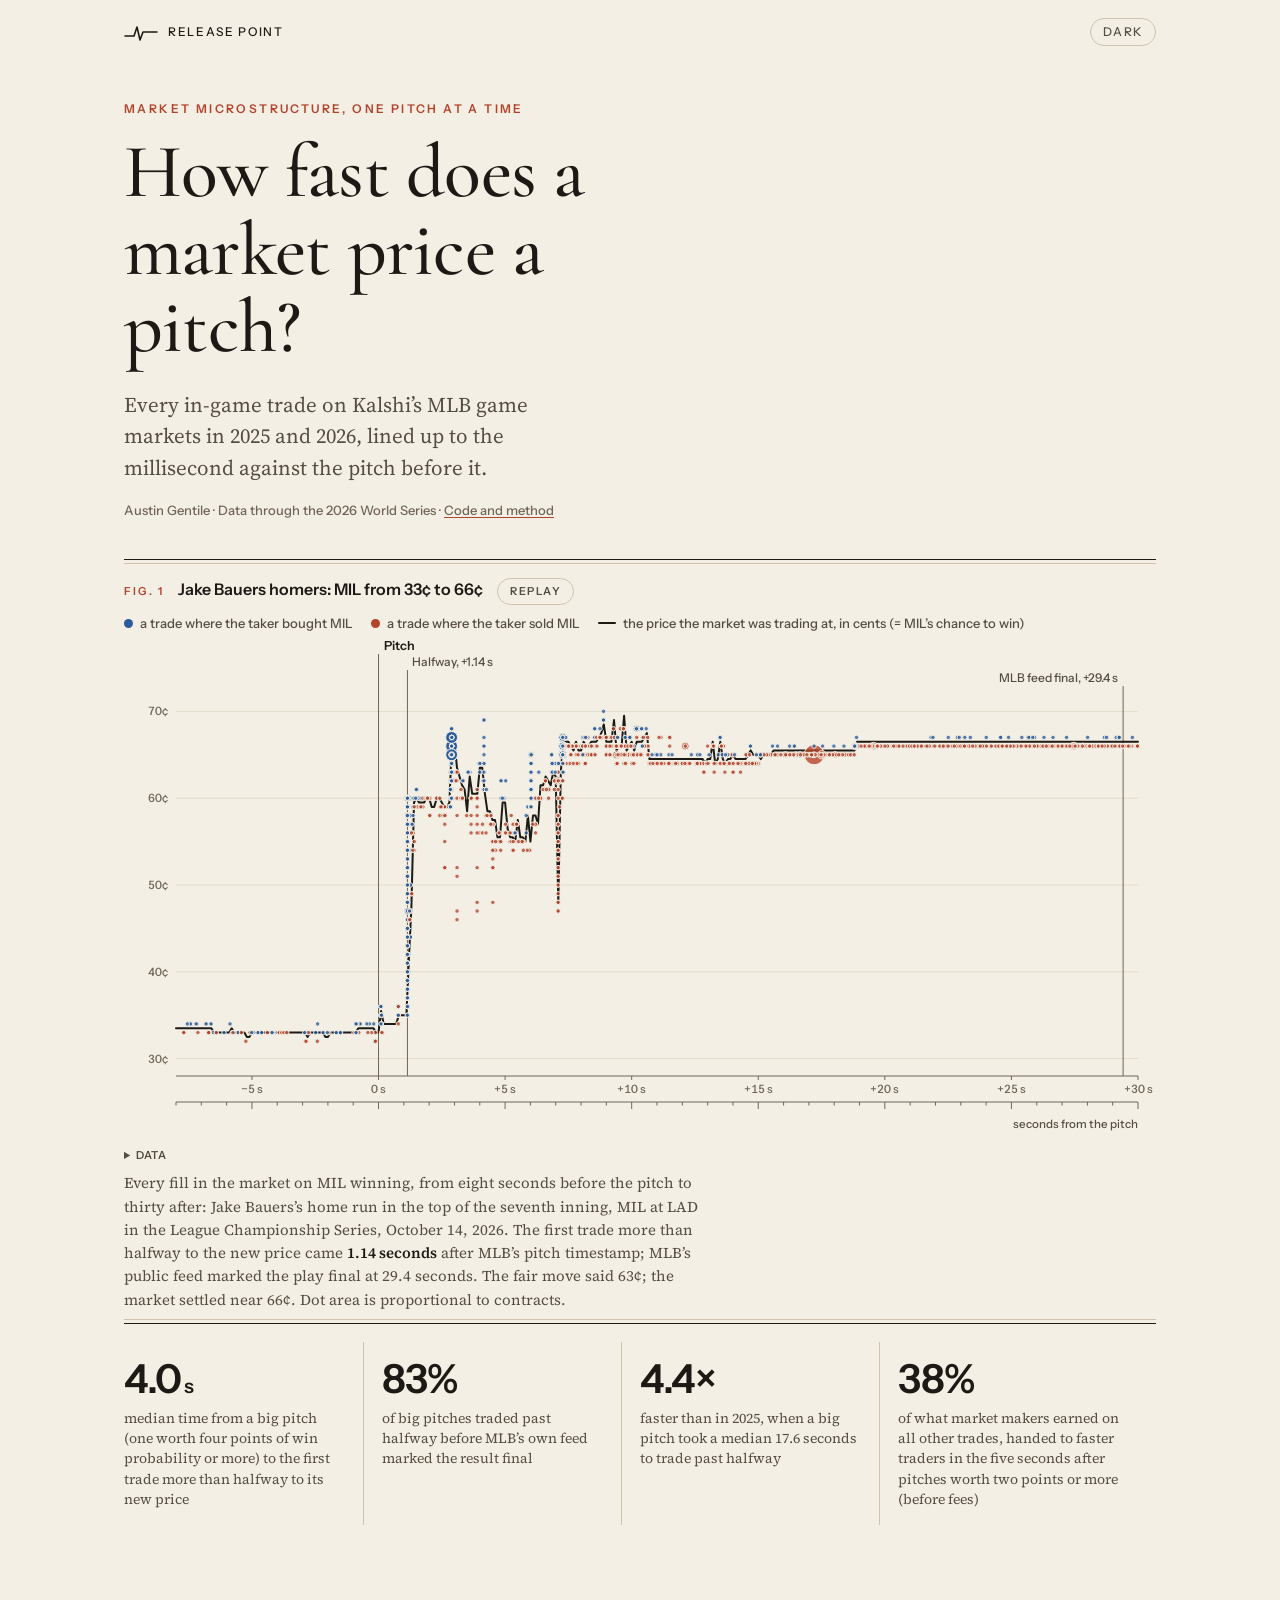
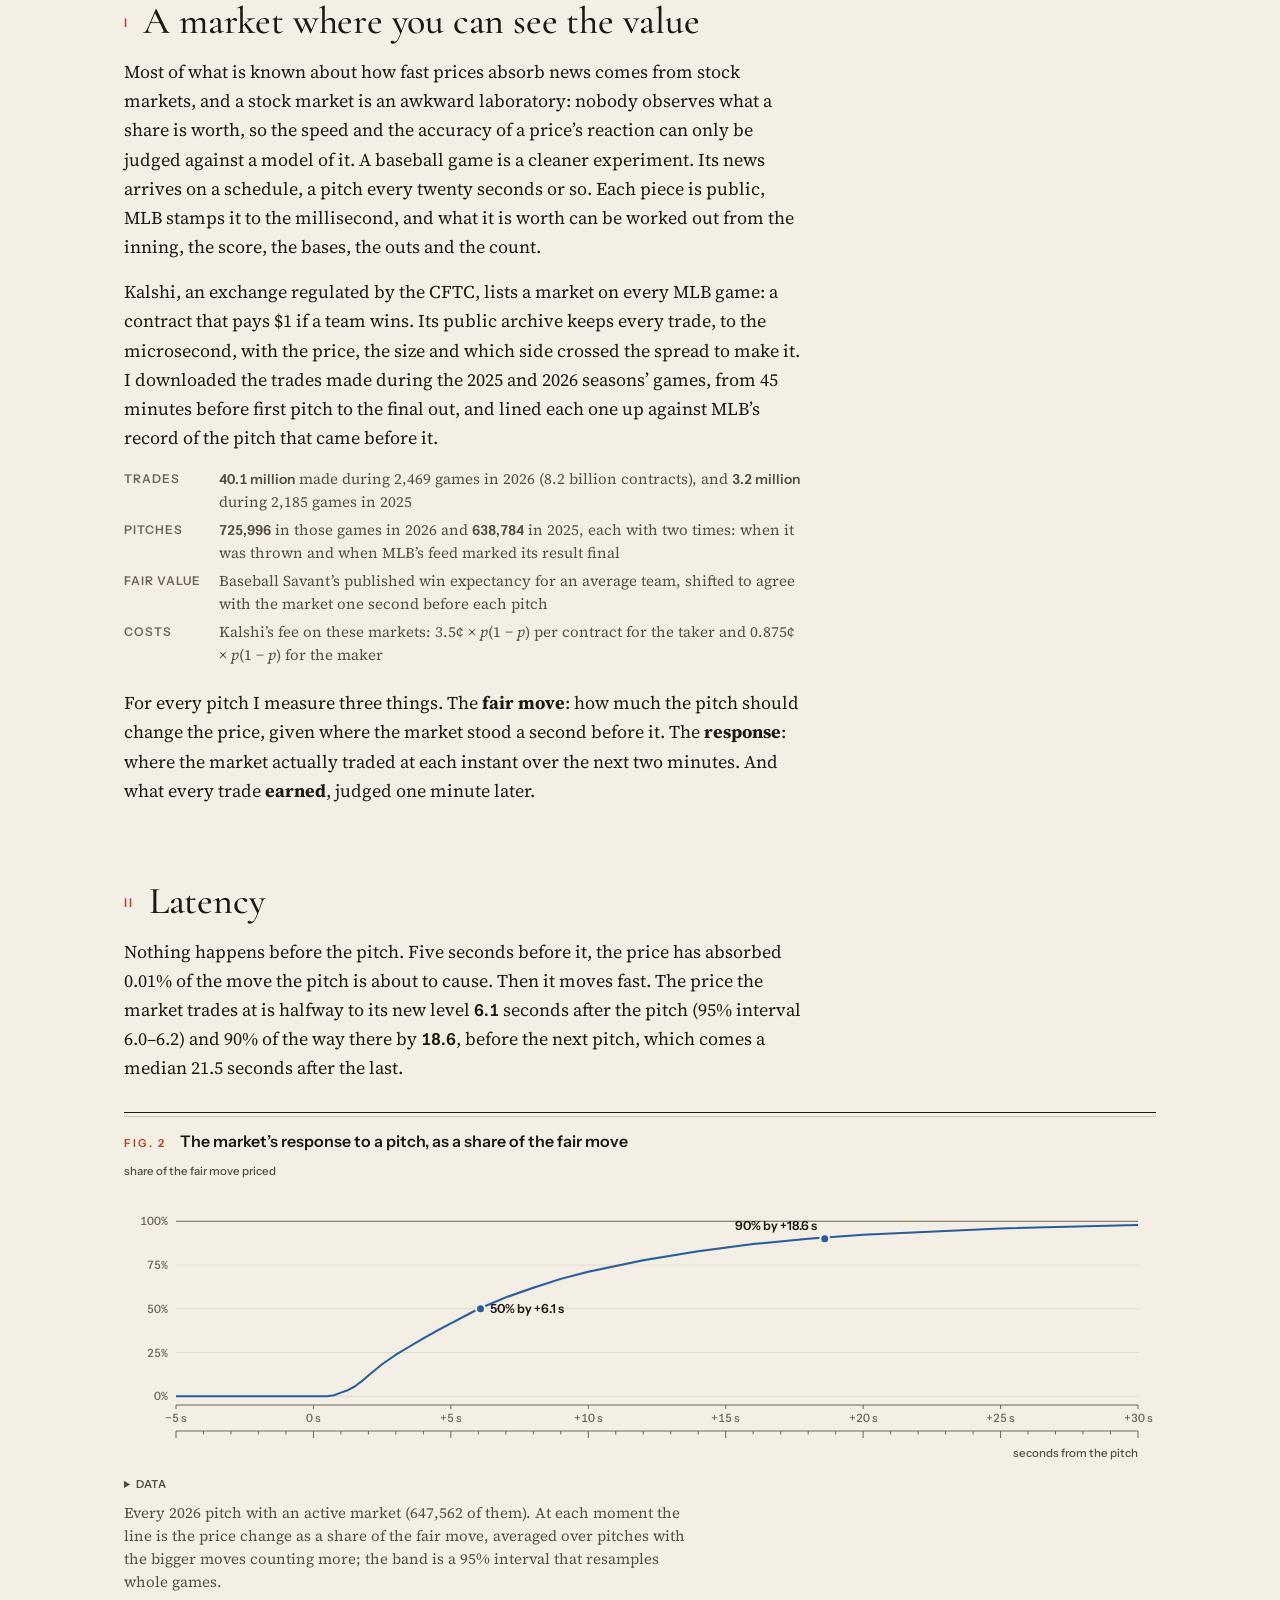
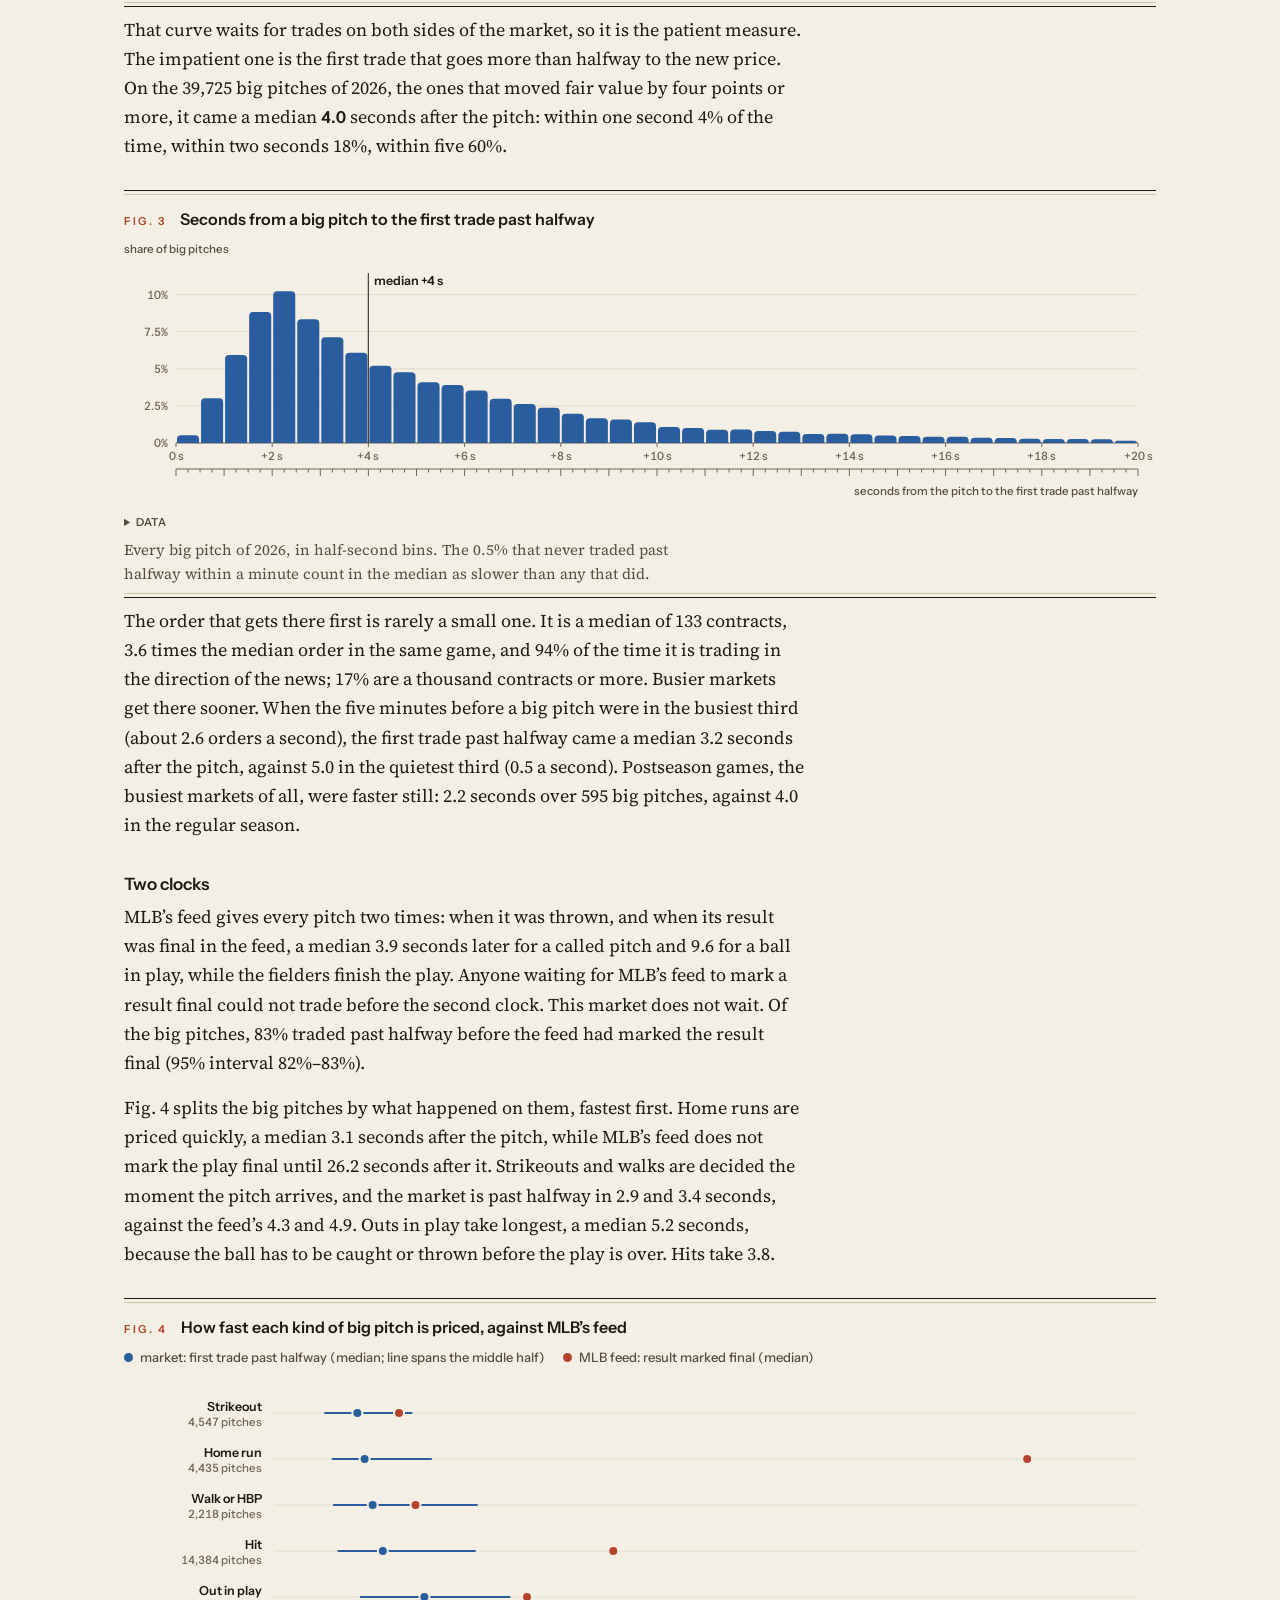
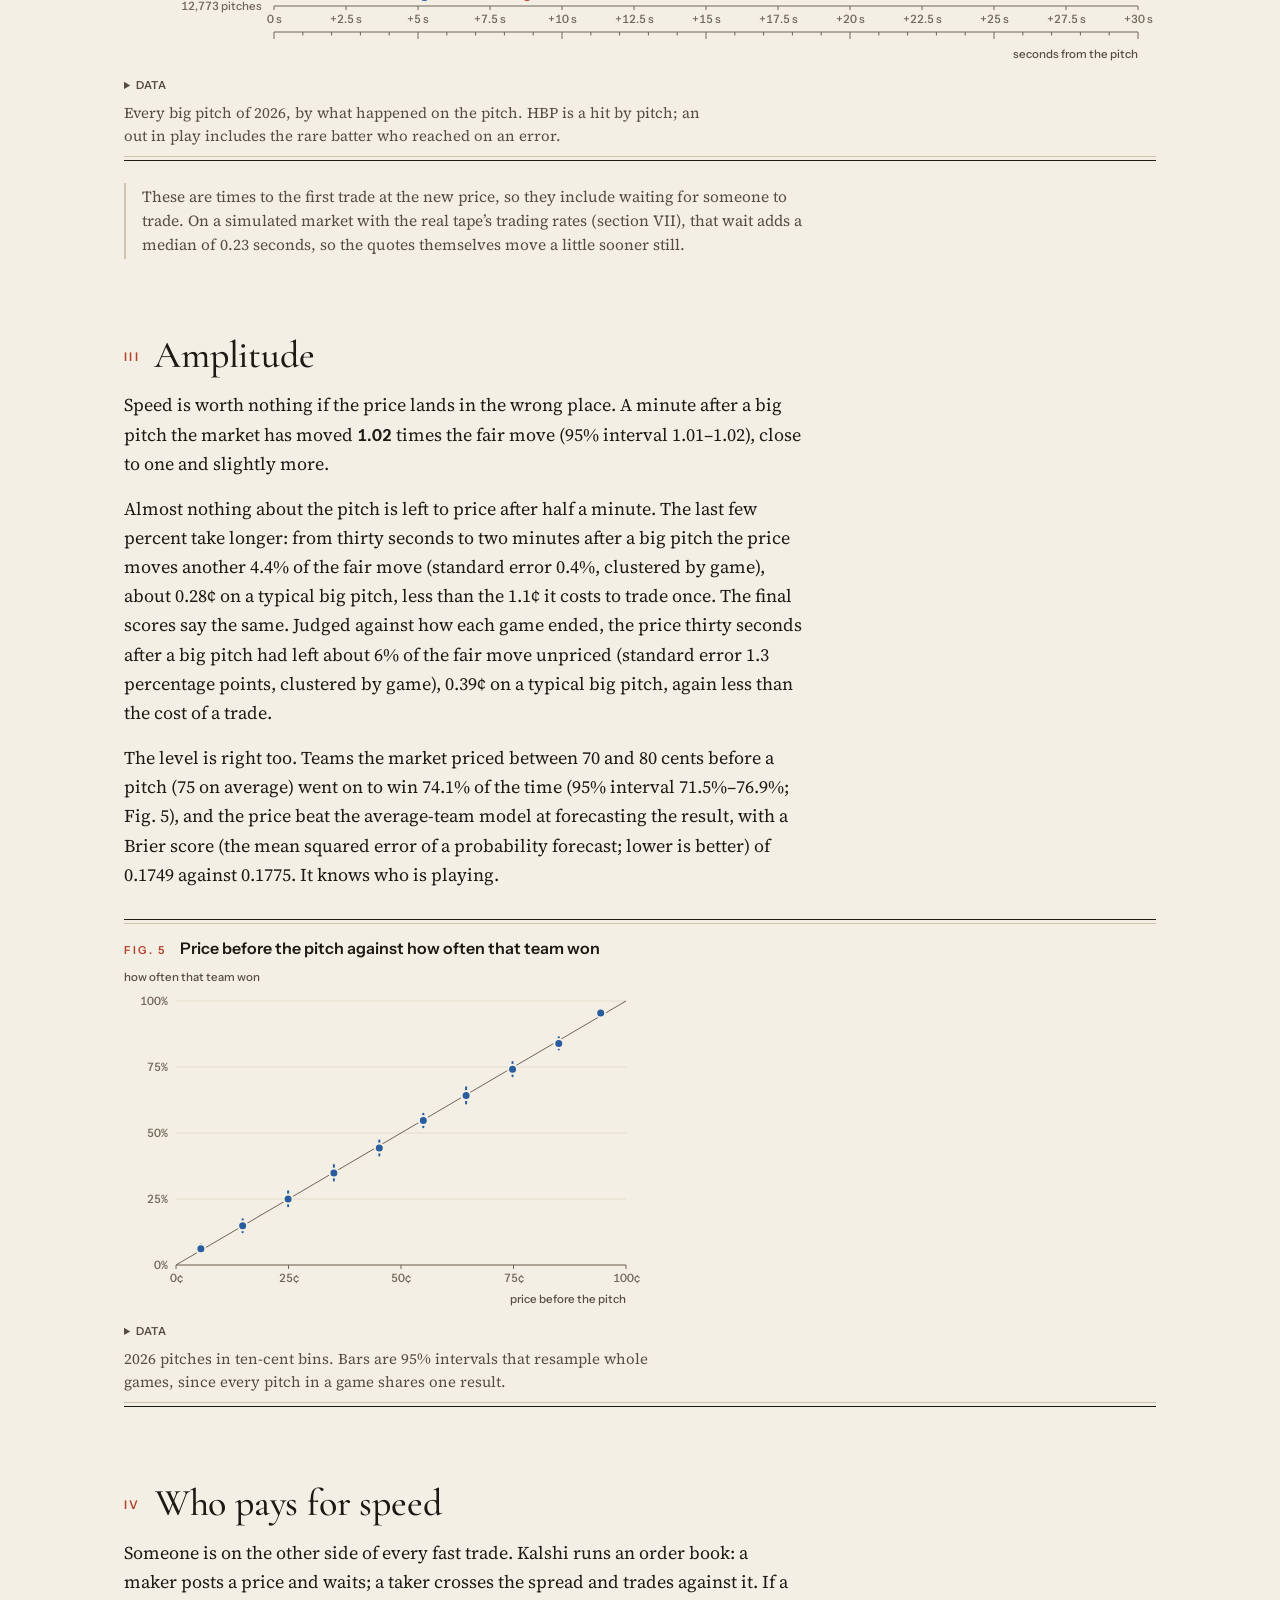
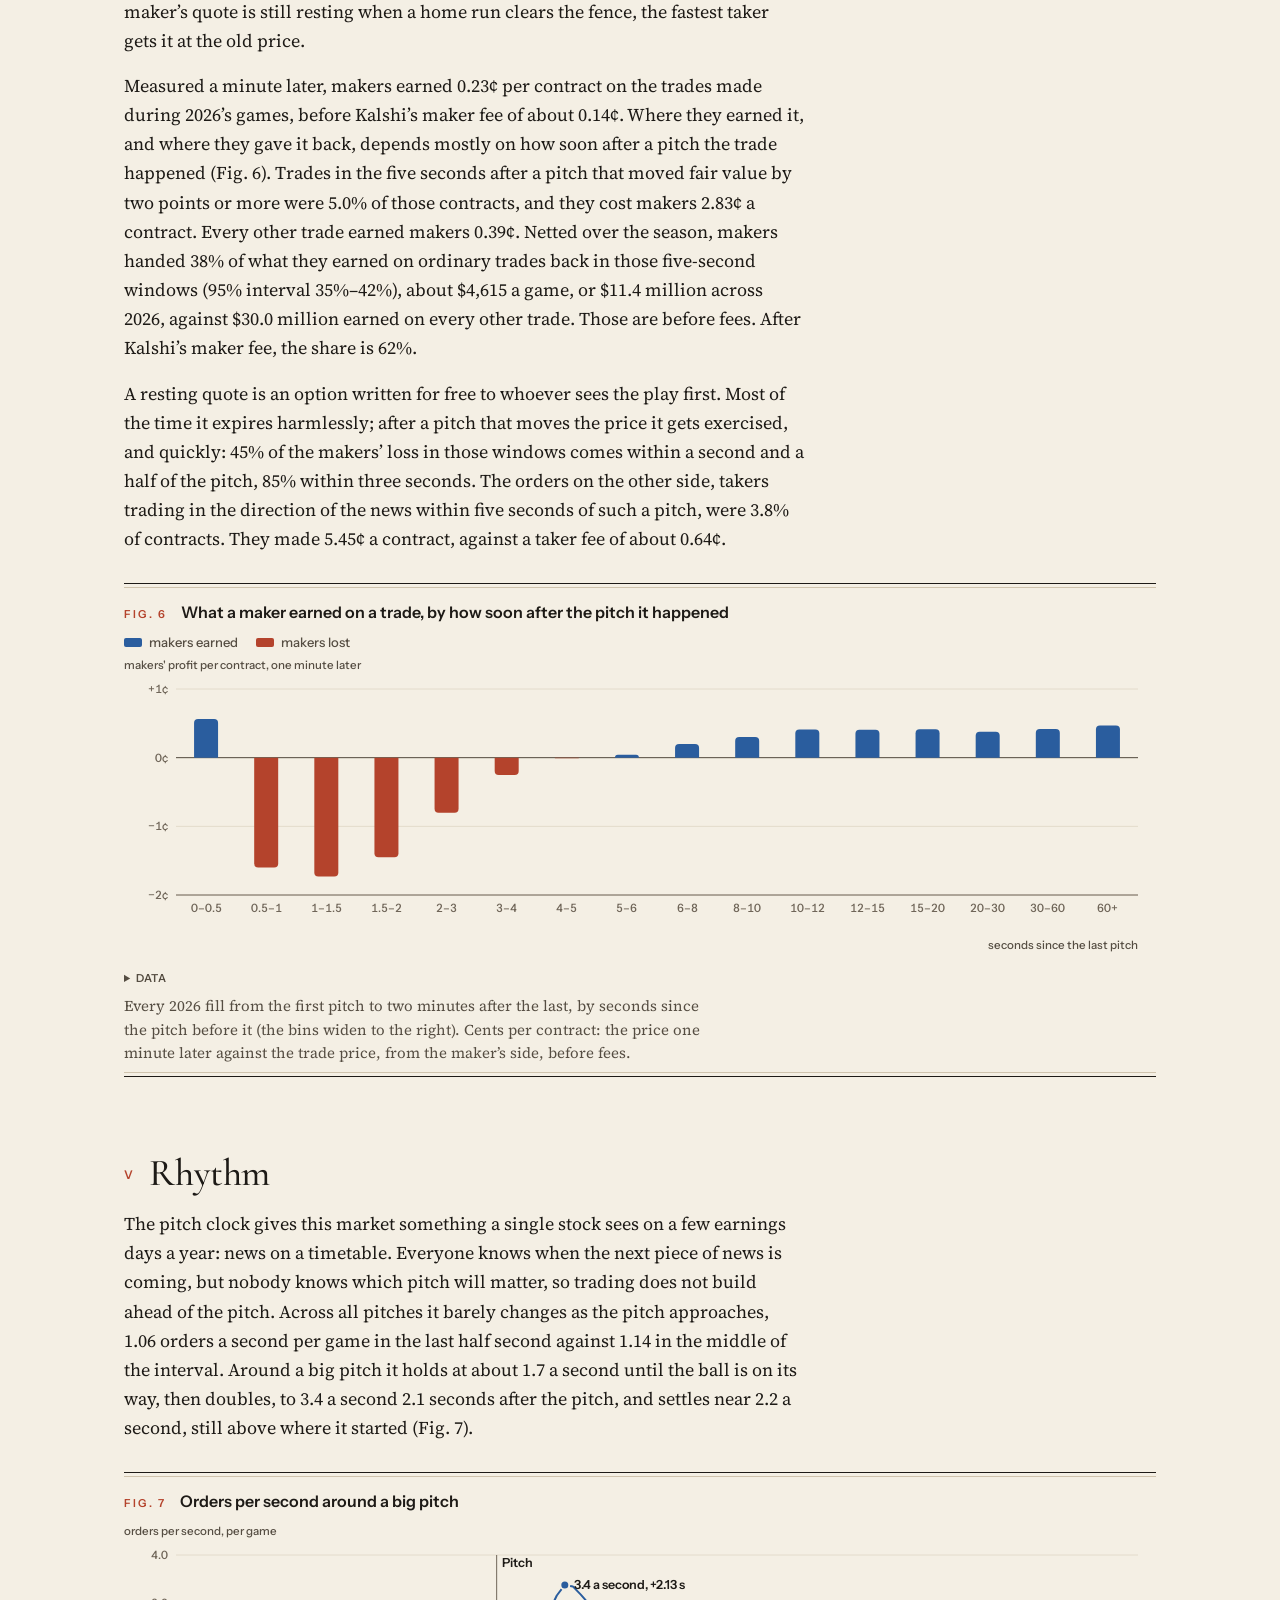
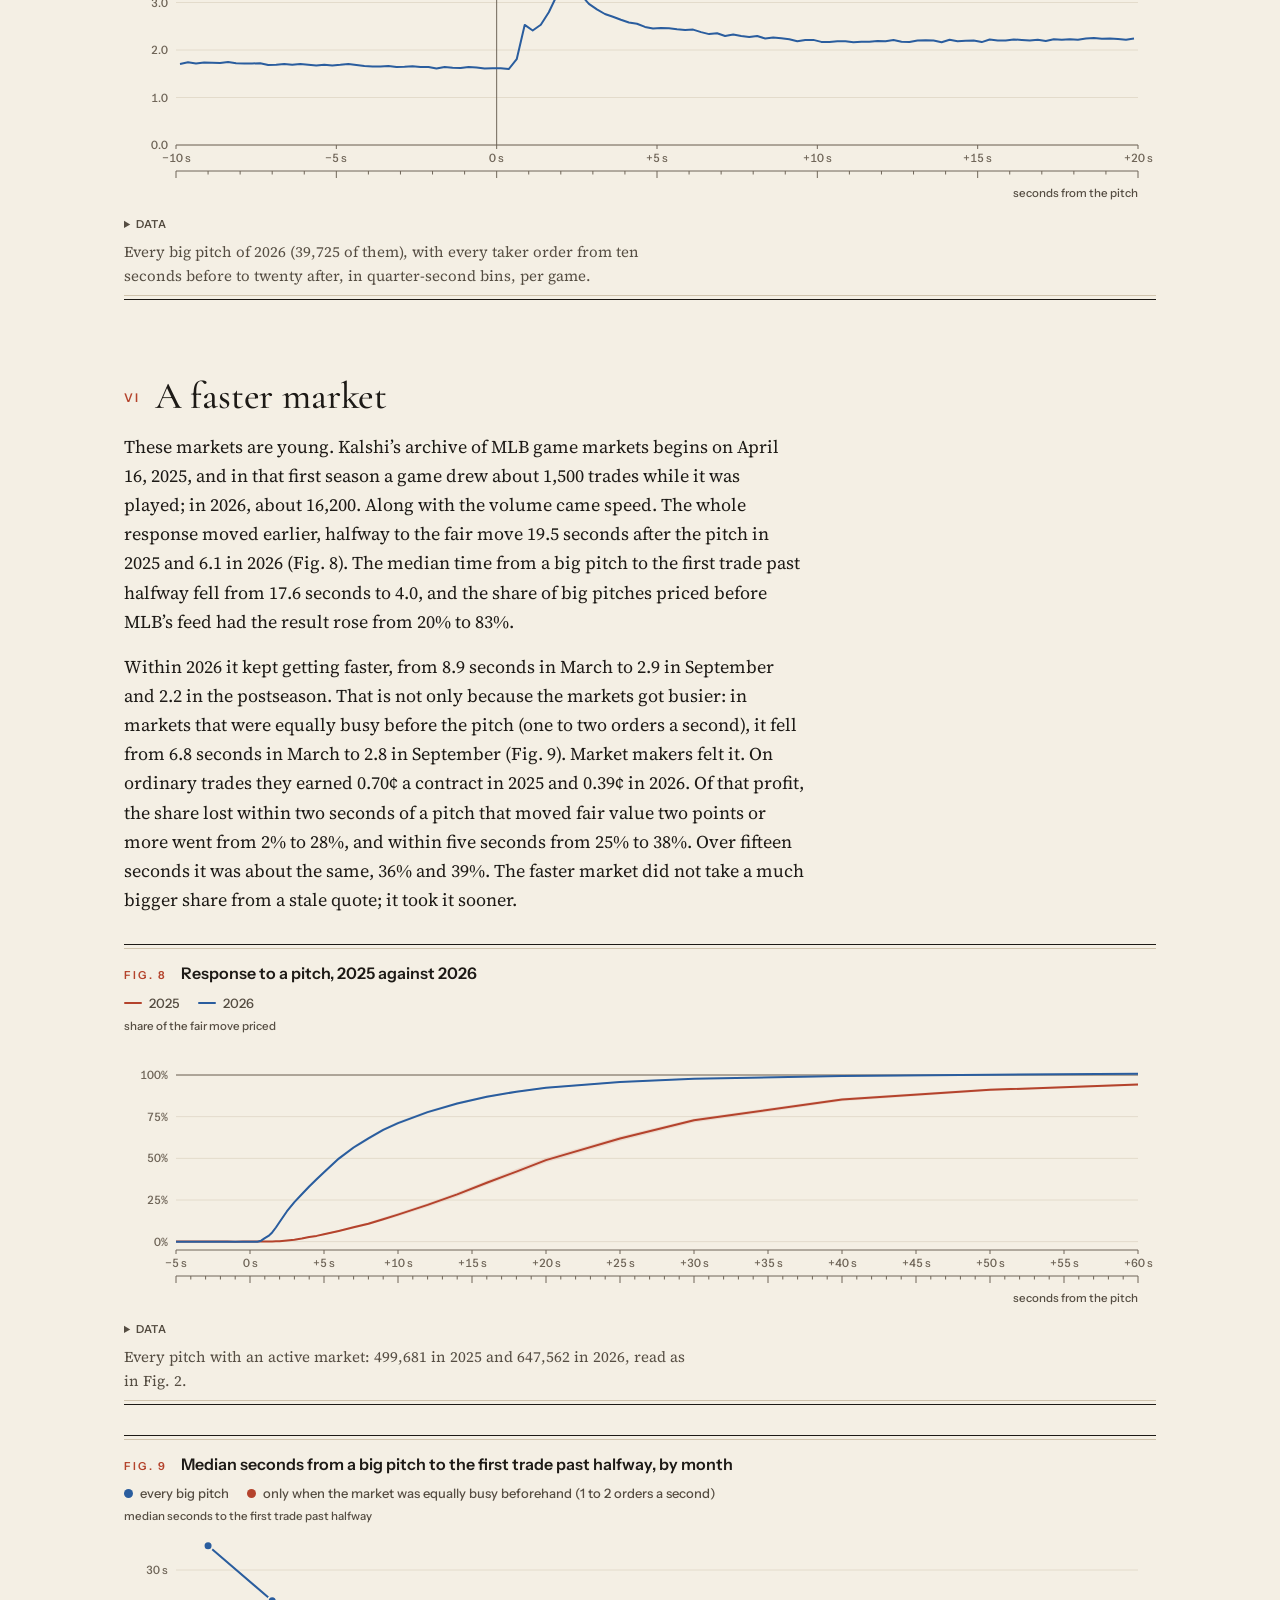
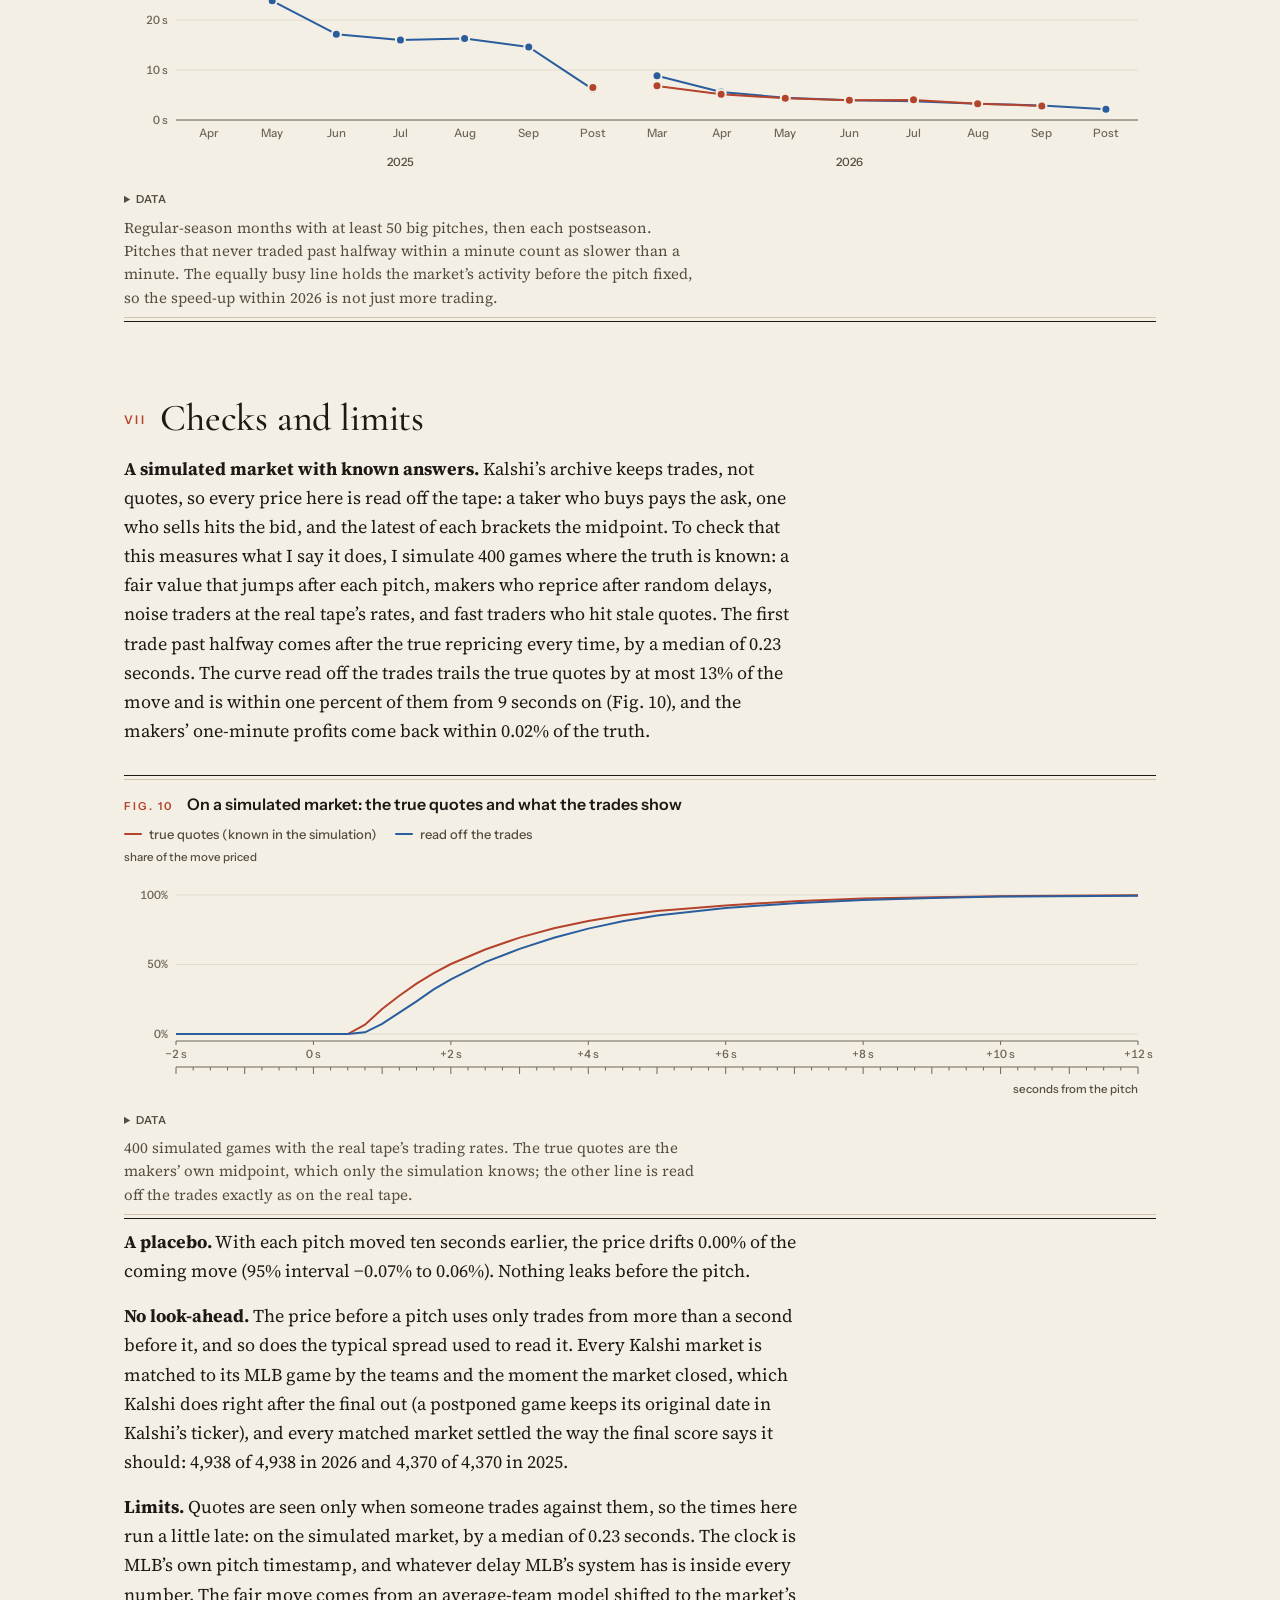
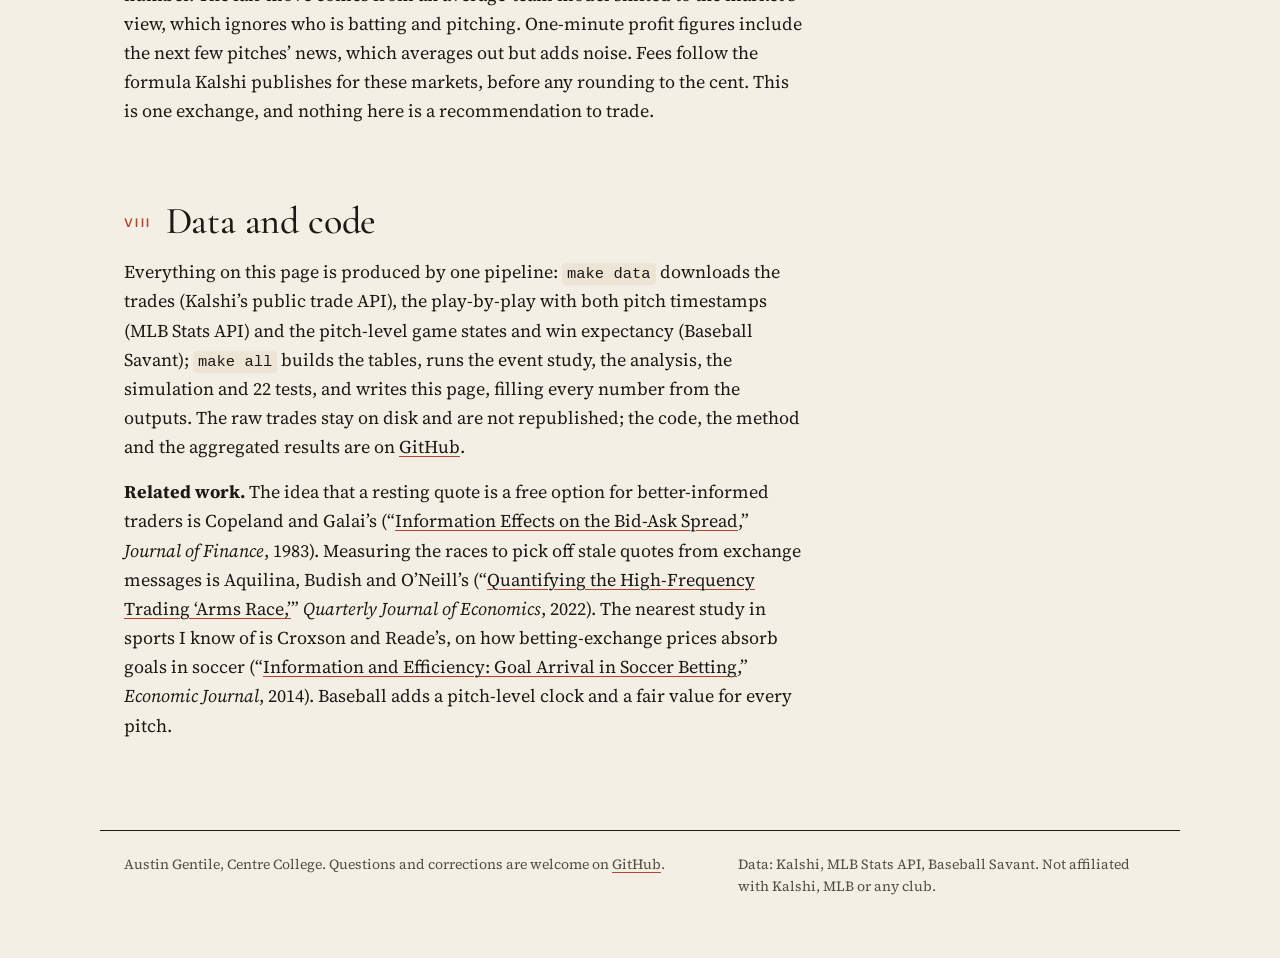
<file: site/index.html>
<!doctype html>
<html lang="en">
<head>
<meta charset="utf-8">
<meta name="viewport" content="width=device-width, initial-scale=1">
<title>Release Point</title>
<meta name="description" content="How fast does a market price a pitch? 43.3 million in-game trades on Kalshi&rsquo;s MLB game markets in 2025 and 2026, lined up against every pitch to the millisecond.">
<link rel="canonical" href="https://austinsanalytics.github.io/release-point/">
<meta property="og:type" content="article">
<meta property="og:title" content="Release Point: how fast does a market price a pitch?">
<meta property="og:description" content="43.3 million in-game trades on Kalshi&rsquo;s MLB game markets in 2025 and 2026, lined up against every pitch to the millisecond.">
<meta property="og:url" content="https://austinsanalytics.github.io/release-point/">
<meta property="og:image" content="https://austinsanalytics.github.io/release-point/og.png">
<meta property="og:image:width" content="1200">
<meta property="og:image:height" content="630">
<meta property="og:image:alt" content="Release Point: the market&rsquo;s average response to a pitch, rising from nothing at the pitch to the whole fair move within half a minute.">
<meta name="twitter:card" content="summary_large_image">
<meta name="twitter:image" content="https://austinsanalytics.github.io/release-point/og.png">
<link rel="icon" href="data:image/svg+xml,%3Csvg xmlns='http://www.w3.org/2000/svg' viewBox='0 0 32 32'%3E%3Crect width='32' height='32' rx='6' fill='%231d1a16'/%3E%3Cpath d='M5 21h7l3-11 3 16 3-9h6' fill='none' stroke='%23f4efe4' stroke-width='2.2' stroke-linecap='round' stroke-linejoin='round'/%3E%3C/svg%3E">
<link rel="preconnect" href="https://fonts.googleapis.com">
<link rel="preconnect" href="https://fonts.gstatic.com" crossorigin>
<link href="https://fonts.googleapis.com/css2?family=Cormorant+Garamond:wght@500;600&family=Instrument+Sans:wght@400;500;600;700&family=Source+Serif+4:ital,opsz,wght@0,8..60,400;0,8..60,600;1,8..60,400&display=swap" rel="stylesheet">
<link rel="stylesheet" href="assets/style.css">
<script>
  try { const t = localStorage.getItem("rp-theme"); if (t) document.documentElement.dataset.theme = t; } catch (e) {}
</script>
</head>
<body>
<div class="bar">
  <a class="mark" href="./" aria-label="Release Point">
    <svg viewBox="0 0 34 18" aria-hidden="true"><path d="M1 13h9l3-9 3 13 3-8h14" fill="none" stroke="currentColor" stroke-width="1.6" stroke-linecap="round" stroke-linejoin="round"/></svg>
    Release Point
  </a>
  <button class="theme" id="theme" type="button">Dark</button>
</div>

<header class="open">
  <p class="kicker">Market microstructure, one pitch at a time</p>
  <h1>How fast does a market price a pitch?</h1>
  <p class="dek">Every in-game trade on Kalshi&rsquo;s MLB game markets in 2025 and 2026, lined up to the millisecond against the pitch before it.</p>
  <p class="byline">Austin Gentile &middot; Data through the 2026 World Series &middot; <a href="https://github.com/AustinsAnalytics/release-point">Code and method</a></p>
</header>

<main>
<div class="plate">
  <figure class="plate-inner">
    <div class="fig-head"><span class="fig-no">Fig. 1</span><span class="fig-title">Jake Bauers homers: MIL from 33&cent; to 66&cent;</span>
      <button class="replay" id="replay" type="button">Replay</button></div>
    <div class="legend"><span><i class="dot" style="background:var(--blue)"></i>a trade where the taker bought MIL</span><span><i class="dot" style="background:var(--red)"></i>a trade where the taker sold MIL</span><span><i style="background:var(--ink)"></i>the price the market was trading at, in cents (= MIL&rsquo;s chance to win)</span></div>
    <div class="chart" id="fig-hero"></div>
    <figcaption>Every fill in the market on MIL winning, from eight seconds before the pitch to thirty after: Jake Bauers&rsquo;s home run in the top of the seventh inning, MIL at LAD in the League Championship Series, October 14, 2026. The first trade more than halfway to the new price came <strong>1.14 seconds</strong> after MLB&rsquo;s pitch timestamp; MLB&rsquo;s public feed marked the play final at 29.4 seconds. The fair move said 63&cent;; the market settled near 66&cent;. Dot area is proportional to contracts.</figcaption>
  </figure>
</div>

<div class="readings">
  <div class="reading"><div class="v">4.0<small>s</small></div><div class="l">median time from a big pitch (one worth four points of win probability or more) to the first trade more than halfway to its new price</div></div>
  <div class="reading"><div class="v">83%</div><div class="l">of big pitches traded past halfway before MLB&rsquo;s own feed marked the result final</div></div>
  <div class="reading"><div class="v">4.4&times;</div><div class="l">faster than in 2025, when a big pitch took a median 17.6 seconds to trade past halfway</div></div>
  <div class="reading"><div class="v">38%</div><div class="l">of what market makers earned on all other trades, handed to faster traders in the five seconds after pitches worth two points or more (before fees)</div></div>
</div>

<section id="lab">
  <h2><span class="no">I</span>A market where you can see the value</h2>
  <div class="prose">
    <p>Most of what is known about how fast prices absorb news comes from stock markets, and a stock market is an awkward laboratory: nobody observes what a share is worth, so the speed and the accuracy of a price&rsquo;s reaction can only be judged against a model of it. A baseball game is a cleaner experiment. Its news arrives on a schedule, a pitch every twenty seconds or so. Each piece is public, MLB stamps it to the millisecond, and what it is worth can be worked out from the inning, the score, the bases, the outs and the count.</p>
    <p>Kalshi, an exchange regulated by the CFTC, lists a market on every MLB game: a contract that pays $1 if a team wins. Its public archive keeps every trade, to the microsecond, with the price, the size and which side crossed the spread to make it. I downloaded the trades made during the 2025 and 2026 seasons&rsquo; games, from 45 minutes before first pitch to the final out, and lined each one up against MLB&rsquo;s record of the pitch that came before it.</p>
    <dl class="facts">
      <dt>Trades</dt><dd><span class="num">40.1 million</span> made during 2,469 games in 2026 (8.2 billion contracts), and <span class="num">3.2 million</span> during 2,185 games in 2025</dd>
      <dt>Pitches</dt><dd><span class="num">725,996</span> in those games in 2026 and <span class="num">638,784</span> in 2025, each with two times: when it was thrown and when MLB&rsquo;s feed marked its result final</dd>
      <dt>Fair value</dt><dd>Baseball Savant&rsquo;s published win expectancy for an average team, shifted to agree with the market one second before each pitch</dd>
      <dt>Costs</dt><dd>Kalshi&rsquo;s fee on these markets: 3.5&cent; &times; <i>p</i>(1 &minus; <i>p</i>) per contract for the taker and 0.875&cent; &times; <i>p</i>(1 &minus; <i>p</i>) for the maker</dd>
    </dl>
    <p>For every pitch I measure three things. The <strong>fair move</strong>: how much the pitch should change the price, given where the market stood a second before it. The <strong>response</strong>: where the market actually traded at each instant over the next two minutes. And what every trade <strong>earned</strong>, judged one minute later.</p>
  </div>
</section>

<section id="speed">
  <h2><span class="no">II</span>Latency</h2>
  <div class="prose">
    <p>Nothing happens before the pitch. Five seconds before it, the price has absorbed 0.01% of the move the pitch is about to cause. Then it moves fast. The price the market trades at is halfway to its new level <span class="num">6.1</span> seconds after the pitch (95% interval 6.0&ndash;6.2) and 90% of the way there by <span class="num">18.6</span>, before the next pitch, which comes a median 21.5 seconds after the last.</p>
  </div>
</section>
<div class="plate">
  <figure class="plate-inner">
    <div class="fig-head"><span class="fig-no">Fig. 2</span><span class="fig-title">The market&rsquo;s response to a pitch, as a share of the fair move</span></div>
    <div class="chart" id="fig-response" data-t50="6.079" data-t90="18.603"></div>
    <figcaption>Every 2026 pitch with an active market (647,562 of them). At each moment the line is the price change as a share of the fair move, averaged over pitches with the bigger moves counting more; the band is a 95% interval that resamples whole games.</figcaption>
  </figure>
</div>
<section>
  <div class="prose">
    <p>That curve waits for trades on both sides of the market, so it is the patient measure. The impatient one is the first trade that goes more than halfway to the new price. On the 39,725 big pitches of 2026, the ones that moved fair value by four points or more, it came a median <span class="num">4.0</span> seconds after the pitch: within one second 4% of the time, within two seconds 18%, within five 60%.</p>
  </div>
</section>
<div class="plate">
  <figure class="plate-inner">
    <div class="fig-head"><span class="fig-no">Fig. 3</span><span class="fig-title">Seconds from a big pitch to the first trade past halfway</span></div>
    <div class="chart" id="fig-half" data-median="3.998"></div>
    <figcaption>Every big pitch of 2026, in half-second bins. The 0.5% that never traded past halfway within a minute count in the median as slower than any that did.</figcaption>
  </figure>
</div>
<section>
  <div class="prose">
    <p>The order that gets there first is rarely a small one. It is a median of 133 contracts, 3.6 times the median order in the same game, and 94% of the time it is trading in the direction of the news; 17% are a thousand contracts or more. Busier markets get there sooner. When the five minutes before a big pitch were in the busiest third (about 2.6 orders a second), the first trade past halfway came a median 3.2 seconds after the pitch, against 5.0 in the quietest third (0.5 a second). Postseason games, the busiest markets of all, were faster still: 2.2 seconds over 595 big pitches, against 4.0 in the regular season.</p>
  </div>
</section>
<section>
  <div class="prose">
    <h3>Two clocks</h3>
    <p>MLB&rsquo;s feed gives every pitch two times: when it was thrown, and when its result was final in the feed, a median 3.9 seconds later for a called pitch and 9.6 for a ball in play, while the fielders finish the play. Anyone waiting for MLB&rsquo;s feed to mark a result final could not trade before the second clock. This market does not wait. Of the big pitches, 83% traded past halfway before the feed had marked the result final (95% interval 82%&ndash;83%).</p>
    <p>Fig. 4 splits the big pitches by what happened on them, fastest first. Home runs are priced quickly, a median 3.1 seconds after the pitch, while MLB&rsquo;s feed does not mark the play final until 26.2 seconds after it. Strikeouts and walks are decided the moment the pitch arrives, and the market is past halfway in 2.9 and 3.4 seconds, against the feed&rsquo;s 4.3 and 4.9. Outs in play take longest, a median 5.2 seconds, because the ball has to be caught or thrown before the play is over. Hits take 3.8.</p>
  </div>
</section>
<div class="plate">
  <figure class="plate-inner">
    <div class="fig-head"><span class="fig-no">Fig. 4</span><span class="fig-title">How fast each kind of big pitch is priced, against MLB&rsquo;s feed</span></div>
    <div class="legend"><span><i class="dot" style="background:var(--blue)"></i>market: first trade past halfway (median; line spans the middle half)</span><span><i class="dot" style="background:var(--red)"></i>MLB feed: result marked final (median)</span></div>
    <div class="chart" id="fig-kinds"></div>
    <figcaption>Every big pitch of 2026, by what happened on the pitch. HBP is a hit by pitch; an out in play includes the rare batter who reached on an error.</figcaption>
  </figure>
</div>
<section>
  <div class="prose">
    <p class="aside">These are times to the first trade at the new price, so they include waiting for someone to trade. On a simulated market with the real tape&rsquo;s trading rates (section VII), that wait adds a median of 0.23 seconds, so the quotes themselves move a little sooner still.</p>
  </div>
</section>

<section id="accuracy">
  <h2><span class="no">III</span>Amplitude</h2>
  <div class="prose">
    <p>Speed is worth nothing if the price lands in the wrong place. A minute after a big pitch the market has moved <span class="num">1.02</span> times the fair move (95% interval 1.01&ndash;1.02), close to one and slightly more.</p>
    <p>Almost nothing about the pitch is left to price after half a minute. The last few percent take longer: from thirty seconds to two minutes after a big pitch the price moves another 4.4% of the fair move (standard error 0.4%, clustered by game), about 0.28&cent; on a typical big pitch, less than the 1.1&cent; it costs to trade once. The final scores say the same. Judged against how each game ended, the price thirty seconds after a big pitch had left about 6% of the fair move unpriced (standard error 1.3 percentage points, clustered by game), 0.39&cent; on a typical big pitch, again less than the cost of a trade.</p>
    <p>The level is right too. Teams the market priced between 70 and 80 cents before a pitch (75 on average) went on to win 74.1% of the time (95% interval 71.5%&ndash;76.9%; Fig. 5), and the price beat the average-team model at forecasting the result, with a Brier score (the mean squared error of a probability forecast; lower is better) of 0.1749 against 0.1775. It knows who is playing.</p>
  </div>
</section>
<div class="plate">
  <figure class="plate-inner">
    <div class="fig-head"><span class="fig-no">Fig. 5</span><span class="fig-title">Price before the pitch against how often that team won</span></div>
    <div class="chart" id="fig-cal" style="max-width:520px"></div>
    <figcaption>2026 pitches in ten-cent bins. Bars are 95% intervals that resample whole games, since every pitch in a game shares one result.</figcaption>
  </figure>
</div>

<section id="cost">
  <h2><span class="no">IV</span>Who pays for speed</h2>
  <div class="prose">
    <p>Someone is on the other side of every fast trade. Kalshi runs an order book: a maker posts a price and waits; a taker crosses the spread and trades against it. If a maker&rsquo;s quote is still resting when a home run clears the fence, the fastest taker gets it at the old price.</p>
    <p>Measured a minute later, makers earned 0.23&cent; per contract on the trades made during 2026&rsquo;s games, before Kalshi&rsquo;s maker fee of about 0.14&cent;. Where they earned it, and where they gave it back, depends mostly on how soon after a pitch the trade happened (Fig. 6). Trades in the five seconds after a pitch that moved fair value by two points or more were 5.0% of those contracts, and they cost makers 2.83&cent; a contract. Every other trade earned makers 0.39&cent;. Netted over the season, makers handed 38% of what they earned on ordinary trades back in those five-second windows (95% interval 35%&ndash;42%), about $4,615 a game, or $11.4 million across 2026, against $30.0 million earned on every other trade. Those are before fees. After Kalshi&rsquo;s maker fee, the share is 62%.</p>
    <p>A resting quote is an option written for free to whoever sees the play first. Most of the time it expires harmlessly; after a pitch that moves the price it gets exercised, and quickly: 45% of the makers&rsquo; loss in those windows comes within a second and a half of the pitch, 85% within three seconds. The orders on the other side, takers trading in the direction of the news within five seconds of such a pitch, were 3.8% of contracts. They made 5.45&cent; a contract, against a taker fee of about 0.64&cent;.</p>
  </div>
</section>
<div class="plate">
  <figure class="plate-inner">
    <div class="fig-head"><span class="fig-no">Fig. 6</span><span class="fig-title">What a maker earned on a trade, by how soon after the pitch it happened</span></div>
    <div class="legend"><span><i class="band" style="background:var(--blue)"></i>makers earned</span><span><i class="band" style="background:var(--red)"></i>makers lost</span></div>
    <div class="chart" id="fig-markouts"></div>
    <figcaption>Every 2026 fill from the first pitch to two minutes after the last, by seconds since the pitch before it (the bins widen to the right). Cents per contract: the price one minute later against the trade price, from the maker&rsquo;s side, before fees.</figcaption>
  </figure>
</div>

<section id="rhythm">
  <h2><span class="no">V</span>Rhythm</h2>
  <div class="prose">
    <p>The pitch clock gives this market something a single stock sees on a few earnings days a year: news on a timetable. Everyone knows when the next piece of news is coming, but nobody knows which pitch will matter, so trading does not build ahead of the pitch. Across all pitches it barely changes as the pitch approaches, 1.06 orders a second per game in the last half second against 1.14 in the middle of the interval. Around a big pitch it holds at about 1.7 a second until the ball is on its way, then doubles, to 3.4 a second 2.1 seconds after the pitch, and settles near 2.2 a second, still above where it started (Fig. 7).</p>
  </div>
</section>
<div class="plate">
  <figure class="plate-inner">
    <div class="fig-head"><span class="fig-no">Fig. 7</span><span class="fig-title">Orders per second around a big pitch</span></div>
    <div class="chart" id="fig-pulse"></div>
    <figcaption>Every big pitch of 2026 (39,725 of them), with every taker order from ten seconds before to twenty after, in quarter-second bins, per game.</figcaption>
  </figure>
</div>

<section id="seasons">
  <h2><span class="no">VI</span>A faster market</h2>
  <div class="prose">
    <p>These markets are young. Kalshi&rsquo;s archive of MLB game markets begins on April 16, 2025, and in that first season a game drew about 1,500 trades while it was played; in 2026, about 16,200. Along with the volume came speed. The whole response moved earlier, halfway to the fair move 19.5 seconds after the pitch in 2025 and 6.1 in 2026 (Fig. 8). The median time from a big pitch to the first trade past halfway fell from 17.6 seconds to 4.0, and the share of big pitches priced before MLB&rsquo;s feed had the result rose from 20% to 83%.</p>
    <p>Within 2026 it kept getting faster, from 8.9 seconds in March to 2.9 in September and 2.2 in the postseason. That is not only because the markets got busier: in markets that were equally busy before the pitch (one to two orders a second), it fell from 6.8 seconds in March to 2.8 in September (Fig. 9). Market makers felt it. On ordinary trades they earned 0.70&cent; a contract in 2025 and 0.39&cent; in 2026. Of that profit, the share lost within two seconds of a pitch that moved fair value two points or more went from 2% to 28%, and within five seconds from 25% to 38%. Over fifteen seconds it was about the same, 36% and 39%. The faster market did not take a much bigger share from a stale quote; it took it sooner.</p>
  </div>
</section>
<div class="plate">
  <figure class="plate-inner">
    <div class="fig-head"><span class="fig-no">Fig. 8</span><span class="fig-title">Response to a pitch, 2025 against 2026</span></div>
    <div class="legend"><span><i style="background:var(--red)"></i>2025</span><span><i style="background:var(--blue)"></i>2026</span></div>
    <div class="chart" id="fig-seasons"></div>
    <figcaption>Every pitch with an active market: 499,681 in 2025 and 647,562 in 2026, read as in Fig. 2.</figcaption>
  </figure>
</div>
<div class="plate">
  <figure class="plate-inner">
    <div class="fig-head"><span class="fig-no">Fig. 9</span><span class="fig-title">Median seconds from a big pitch to the first trade past halfway, by month</span></div>
    <div class="legend"><span><i class="dot" style="background:var(--blue)"></i>every big pitch</span><span><i class="dot" style="background:var(--red)"></i>only when the market was equally busy beforehand (1 to 2 orders a second)</span></div>
    <div class="chart" id="fig-monthly"></div>
    <figcaption>Regular-season months with at least 50 big pitches, then each postseason. Pitches that never traded past halfway within a minute count as slower than a minute. The equally busy line holds the market&rsquo;s activity before the pitch fixed, so the speed-up within 2026 is not just more trading.</figcaption>
  </figure>
</div>

<section id="checks">
  <h2><span class="no">VII</span>Checks and limits</h2>
  <div class="prose">
    <p><strong>A simulated market with known answers.</strong> Kalshi&rsquo;s archive keeps trades, not quotes, so every price here is read off the tape: a taker who buys pays the ask, one who sells hits the bid, and the latest of each brackets the midpoint. To check that this measures what I say it does, I simulate 400 games where the truth is known: a fair value that jumps after each pitch, makers who reprice after random delays, noise traders at the real tape&rsquo;s rates, and fast traders who hit stale quotes. The first trade past halfway comes after the true repricing every time, by a median of 0.23 seconds. The curve read off the trades trails the true quotes by at most 13% of the move and is within one percent of them from 9 seconds on (Fig. 10), and the makers&rsquo; one-minute profits come back within 0.02% of the truth.</p>
  </div>
</section>
<div class="plate">
  <figure class="plate-inner">
    <div class="fig-head"><span class="fig-no">Fig. 10</span><span class="fig-title">On a simulated market: the true quotes and what the trades show</span></div>
    <div class="legend"><span><i style="background:var(--red)"></i>true quotes (known in the simulation)</span><span><i style="background:var(--blue)"></i>read off the trades</span></div>
    <div class="chart" id="fig-sim"></div>
    <figcaption>400 simulated games with the real tape&rsquo;s trading rates. The true quotes are the makers&rsquo; own midpoint, which only the simulation knows; the other line is read off the trades exactly as on the real tape.</figcaption>
  </figure>
</div>
<section>
  <div class="prose">
    <p><strong>A placebo.</strong> With each pitch moved ten seconds earlier, the price drifts 0.00% of the coming move (95% interval −0.07% to 0.06%). Nothing leaks before the pitch.</p>
    <p><strong>No look-ahead.</strong> The price before a pitch uses only trades from more than a second before it, and so does the typical spread used to read it. Every Kalshi market is matched to its MLB game by the teams and the moment the market closed, which Kalshi does right after the final out (a postponed game keeps its original date in Kalshi&rsquo;s ticker), and every matched market settled the way the final score says it should: 4,938 of 4,938 in 2026 and 4,370 of 4,370 in 2025.</p>
    <p><strong>Limits.</strong> Quotes are seen only when someone trades against them, so the times here run a little late: on the simulated market, by a median of 0.23 seconds. The clock is MLB&rsquo;s own pitch timestamp, and whatever delay MLB&rsquo;s system has is inside every number. The fair move comes from an average-team model shifted to the market&rsquo;s view, which ignores who is batting and pitching. One-minute profit figures include the next few pitches&rsquo; news, which averages out but adds noise. Fees follow the formula Kalshi publishes for these markets, before any rounding to the cent. This is one exchange, and nothing here is a recommendation to trade.</p>
  </div>
</section>

<section id="method">
  <h2><span class="no">VIII</span>Data and code</h2>
  <div class="prose">
    <p>Everything on this page is produced by one pipeline: <code>make data</code> downloads the trades (Kalshi&rsquo;s public trade API), the play-by-play with both pitch timestamps (MLB Stats API) and the pitch-level game states and win expectancy (Baseball Savant); <code>make all</code> builds the tables, runs the event study, the analysis, the simulation and 22 tests, and writes this page, filling every number from the outputs. The raw trades stay on disk and are not republished; the code, the method and the aggregated results are on <a href="https://github.com/AustinsAnalytics/release-point">GitHub</a>.</p>
    <p><strong>Related work.</strong> The idea that a resting quote is a free option for better-informed traders is Copeland and Galai&rsquo;s (&ldquo;<a href="https://doi.org/10.1111/j.1540-6261.1983.tb03834.x">Information Effects on the Bid-Ask Spread</a>,&rdquo; <i>Journal of Finance</i>, 1983). Measuring the races to pick off stale quotes from exchange messages is Aquilina, Budish and O&rsquo;Neill&rsquo;s (&ldquo;<a href="https://doi.org/10.1093/qje/qjab032">Quantifying the High-Frequency Trading &lsquo;Arms Race,&rsquo;</a>&rdquo; <i>Quarterly Journal of Economics</i>, 2022). The nearest study in sports I know of is Croxson and Reade&rsquo;s, on how betting-exchange prices absorb goals in soccer (&ldquo;<a href="https://doi.org/10.1111/ecoj.12033">Information and Efficiency: Goal Arrival in Soccer Betting</a>,&rdquo; <i>Economic Journal</i>, 2014). Baseball adds a pitch-level clock and a fair value for every pitch.</p>
  </div>
</section>
</main>

<footer>
  <div class="cols">
    <div>Austin Gentile, Centre College. Questions and corrections are welcome on <a href="https://github.com/AustinsAnalytics/release-point">GitHub</a>.</div>
    <div>Data: Kalshi, MLB Stats API, Baseball Savant. Not affiliated with Kalshi, MLB or any club.</div>
  </div>
</footer>

<script src="assets/charts.js"></script>
<script src="assets/figures.js"></script>
<script>
  (() => {
    const b = document.getElementById("theme");
    const dark = () => document.documentElement.dataset.theme ? document.documentElement.dataset.theme === "dark"
      : matchMedia("(prefers-color-scheme: dark)").matches;
    const label = () => (b.textContent = dark() ? "Light" : "Dark");
    label();
    b.addEventListener("click", () => {
      const t = dark() ? "light" : "dark";
      document.documentElement.dataset.theme = t;
      try { localStorage.setItem("rp-theme", t); } catch (e) {}
      label();
      window.dispatchEvent(new Event("themechange"));
    });
    matchMedia("(prefers-color-scheme: dark)").addEventListener("change", () => { label(); window.dispatchEvent(new Event("themechange")); });
  })();
</script>
</body>
</html>
</file>
<file: site/assets/style.css>
/* Release Point. A recording plate from a physiology laboratory: smoked drum or aged paper, one ink trace, a
   chronograph time base under every time axis, numbered figures with captions. */
:root {
  --paper: #f4efe4;
  --paper-2: #ece5d6;
  --ink: #1d1a16;
  --ink-2: #554d42;
  --ink-3: #6f6558;
  --rule: #cfc3ad;
  --grid: #e3dbcb;
  --blue: #2a5d9e;
  --red: #b4432c;
  --band: rgba(42, 93, 158, .12);
  --neutral: #a49b8c;
  --tip-bg: #1d1a16;
  --tip-ink: #f4efe4;
  --serif-display: "Cormorant Garamond", "Times New Roman", serif;
  --serif: "Source Serif 4", Georgia, serif;
  --sans: "Instrument Sans", "Helvetica Neue", Arial, sans-serif;
  color-scheme: light;
}
@media (prefers-color-scheme: dark) {
  :root:not([data-theme="light"]) {
    --paper: #141210;
    --paper-2: #1c1916;
    --ink: #ece3cf;
    --ink-2: #b7ac97;
    --ink-3: #968c7c;
    --rule: #3b342c;
    --grid: #262019;
    --blue: #5a8ddb;
    --red: #de6449;
    --band: rgba(90, 141, 219, .16);
    --neutral: #6f675b;
    --tip-bg: #ece3cf;
    --tip-ink: #141210;
    color-scheme: dark;
  }
}
:root[data-theme="dark"] {
  --paper: #141210;
  --paper-2: #1c1916;
  --ink: #ece3cf;
  --ink-2: #b7ac97;
  --ink-3: #968c7c;
  --rule: #3b342c;
  --grid: #262019;
  --blue: #5a8ddb;
  --red: #de6449;
  --band: rgba(90, 141, 219, .16);
  --neutral: #6f675b;
  --tip-bg: #ece3cf;
  --tip-ink: #141210;
  color-scheme: dark;
}

* { box-sizing: border-box; }
html { -webkit-text-size-adjust: 100%; }
body {
  margin: 0;
  background: var(--paper);
  color: var(--ink);
  font: 400 18px/1.62 var(--serif);
  font-optical-sizing: auto;
  text-rendering: optimizeLegibility;
}
a { color: inherit; text-decoration-color: var(--red); text-underline-offset: .18em; text-decoration-thickness: 1px; }
a:hover { text-decoration-thickness: 2px; }
::selection { background: var(--red); color: var(--paper); }

/* ---------- top bar ---------- */
.bar {
  display: flex; justify-content: space-between; align-items: center; gap: 16px;
  max-width: 1080px; margin: 0 auto; padding: 18px 24px 0;
  font: 500 12px/1 var(--sans); letter-spacing: .14em; text-transform: uppercase; color: var(--ink-2);
}
.mark { display: flex; align-items: center; gap: 10px; color: var(--ink); text-decoration: none; }
.mark svg { width: 34px; height: 18px; }
.theme {
  font: inherit; letter-spacing: inherit; text-transform: inherit; color: inherit; background: none;
  border: 1px solid var(--rule); border-radius: 999px; padding: 7px 12px; cursor: pointer;
}
.theme:hover, .theme:focus-visible { border-color: var(--ink-2); color: var(--ink); }
.theme:focus-visible, .replay:focus-visible, details.data summary:focus-visible, a:focus-visible {
  outline: 2px solid var(--blue); outline-offset: 2px;
}

/* ---------- opening ---------- */
header.open { max-width: 1080px; margin: 0 auto; padding: 56px 24px 8px; }
.kicker { font: 600 12px/1.2 var(--sans); letter-spacing: .2em; text-transform: uppercase; color: var(--red); margin: 0 0 18px; }
h1 {
  font: 500 clamp(40px, 6.2vw, 76px)/1.02 var(--serif-display);
  letter-spacing: -.01em; margin: 0 0 22px; max-width: 15ch;
}
.dek { font: 400 21px/1.5 var(--serif); color: var(--ink-2); max-width: 46ch; margin: 0 0 8px; }
.byline { font: 500 13px/1.5 var(--sans); color: var(--ink-3); margin: 18px 0 0; }

/* ---------- the plates ---------- */
figure { margin: 0; }
.plate {
  max-width: 1080px; margin: 30px auto 8px; padding: 0 24px;
}
.plate-inner {
  border-top: 1px solid var(--ink); border-bottom: 1px solid var(--ink);
  padding: 14px 0 12px; position: relative;
}
.plate-inner::before, .plate-inner::after {
  content: ""; position: absolute; left: 0; right: 0; height: 1px; background: var(--rule);
}
.plate-inner::before { top: 3px; }
.plate-inner::after { bottom: 3px; }
.fig-head { display: flex; gap: 14px; align-items: baseline; flex-wrap: wrap; margin: 4px 0 10px; }
.fig-no { font: 600 11px/1 var(--sans); letter-spacing: .2em; text-transform: uppercase; color: var(--red); }
.fig-title { font: 600 16px/1.35 var(--sans); color: var(--ink); }
.chart { width: 100%; position: relative; }
figcaption { font: 400 15px/1.55 var(--serif); color: var(--ink-2); margin-top: 8px; max-width: 72ch; }
figcaption strong { color: var(--ink); font-weight: 600; }
.legend { display: flex; flex-wrap: wrap; gap: 6px 18px; font: 500 13px/1.3 var(--sans); color: var(--ink-2); margin: 0 0 6px; }
.legend span { display: inline-flex; align-items: center; gap: 7px; }
.legend i { display: inline-block; width: 18px; height: 2px; border-radius: 2px; }
.legend i.dot { width: 9px; height: 9px; border-radius: 50%; }
.legend i.band { height: 9px; border-radius: 2px; }

/* svg pieces */
.grid { stroke: var(--grid); stroke-width: 1; }
.axis { stroke: var(--ink-3); stroke-width: 1; }
.tick { font: 500 11.5px var(--sans); fill: var(--ink-3); font-variant-numeric: tabular-nums; }
.axis-label { font: 500 11.5px var(--sans); fill: var(--ink-2); }
.timebase line { stroke: var(--ink-3); stroke-width: 1; }
.cross { stroke: var(--ink-2); stroke-width: 1; pointer-events: none; }
.dot { stroke: var(--paper); stroke-width: 2; pointer-events: none; }
.note { font: 500 12px var(--sans); fill: var(--ink-2); }
.note-strong { font: 600 12.5px var(--sans); fill: var(--ink); }
.hit:focus { outline: none; }
.hit:focus-visible { outline: 2px solid var(--blue); outline-offset: 2px; }
.mark-hit { cursor: default; }
.mark-hit:focus { outline: none; }
.mark-hit:focus-visible { outline: 2px solid var(--blue); outline-offset: 1px; }

/* tooltip */
.tip {
  position: absolute; left: 0; top: 0; z-index: 10; pointer-events: none; opacity: 0; transition: opacity .12s;
  background: var(--tip-bg); color: var(--tip-ink); border-radius: 6px; padding: 8px 10px; min-width: 120px;
  font: 400 12.5px/1.45 var(--sans); box-shadow: 0 6px 24px rgba(0, 0, 0, .18);
}
.tip-title { font-weight: 600; margin-bottom: 3px; opacity: .8; }
.tip-row { display: flex; align-items: center; gap: 7px; white-space: nowrap; }
.tip-row strong { font-weight: 650; font-variant-numeric: tabular-nums; }
.tip-label { opacity: .78; }
.tip-key { width: 12px; height: 2px; border-radius: 2px; flex: none; }

/* data tables */
details.data { margin-top: 6px; font: 400 13px/1.4 var(--sans); color: var(--ink-2); }
details.data summary { cursor: pointer; width: fit-content; letter-spacing: .08em; text-transform: uppercase; font-size: 11px; font-weight: 600; }
details.data .table-scroll { max-width: 100%; overflow-x: auto; }
details.data table { border-collapse: collapse; margin: 8px 0 4px; font-variant-numeric: tabular-nums; }
details.data caption { text-align: left; padding-bottom: 4px; color: var(--ink-3); }
details.data th, details.data td { padding: 3px 14px 3px 0; text-align: right; border-bottom: 1px solid var(--grid); }
details.data th:first-child, details.data td:first-child { text-align: left; }
details.data th { color: var(--ink-3); font-weight: 600; }
@media (max-width: 480px) {
  details.data { font-size: 12.5px; }
  details.data th, details.data td { padding-right: 8px; }
}

/* ---------- readings (stat tiles) ---------- */
.readings {
  max-width: 1080px; margin: 18px auto 0; padding: 0 24px;
  display: grid; grid-template-columns: repeat(4, 1fr); gap: 0;
}
.reading { padding: 16px 18px 16px 0; border-right: 1px solid var(--rule); margin-right: 18px; }
.reading:last-child { border-right: 0; margin-right: 0; }
.reading .v { font: 600 40px/1.05 var(--sans); letter-spacing: -.02em; color: var(--ink); }
.reading .v small { font-size: 20px; font-weight: 600; margin-left: 2px; }
.reading .l { font: 400 14px/1.45 var(--serif); color: var(--ink-2); margin-top: 8px; }

/* ---------- the text ---------- */
main { display: block; }
section { max-width: 1080px; margin: 0 auto; padding: 0 24px; }
.prose { max-width: 680px; }
section > h2 {
  display: flex; align-items: baseline; gap: 14px; margin: 76px 0 14px;
  font: 500 38px/1.1 var(--serif-display); letter-spacing: -.005em;
}
section > h2 .no { font: 600 12px/1 var(--sans); letter-spacing: .2em; color: var(--red); text-transform: uppercase; transform: translateY(-6px); }
h3 { font: 600 17px/1.35 var(--sans); margin: 34px 0 6px; }
p { margin: 0 0 16px; }
.prose p:first-of-type::first-letter { }
.aside { font: 400 15.5px/1.55 var(--serif); color: var(--ink-2); border-left: 2px solid var(--rule); padding: 2px 0 2px 16px; margin: 22px 0; }
.num { font-family: var(--sans); font-weight: 600; font-variant-numeric: tabular-nums; font-size: .92em; }
dl.facts { display: grid; grid-template-columns: max-content 1fr; gap: 6px 18px; font: 400 15px/1.5 var(--serif); margin: 16px 0 22px; }
dl.facts dt { font: 600 12px/1.9 var(--sans); letter-spacing: .08em; text-transform: uppercase; color: var(--ink-3); }
dl.facts dd { margin: 0; color: var(--ink-2); }
code { font: 500 .86em/1 ui-monospace, "SF Mono", Menlo, monospace; background: var(--paper-2); padding: 2px 5px; border-radius: 4px; }

.two { display: grid; grid-template-columns: 1fr 1fr; gap: 28px; }

footer { max-width: 1080px; margin: 90px auto 0; padding: 22px 24px 60px; border-top: 1px solid var(--ink); font: 400 14px/1.6 var(--serif); color: var(--ink-2); }
footer .cols { display: grid; grid-template-columns: 1.4fr 1fr; gap: 28px; }

/* hero */
.replay {
  font: 600 11px/1 var(--sans); letter-spacing: .14em; text-transform: uppercase; color: var(--ink-2);
  background: none; border: 1px solid var(--rule); border-radius: 999px; padding: 7px 12px; cursor: pointer;
}
.replay:hover, .replay:focus-visible { color: var(--ink); border-color: var(--ink-2); }
.trace { fill: none; stroke: var(--ink); stroke-width: 2; stroke-linejoin: round; stroke-linecap: round; }
.print-buy { fill: var(--blue); }
.print-sell { fill: var(--red); }

@media (max-width: 860px) {
  .readings { grid-template-columns: 1fr 1fr; }
  .reading:nth-child(2) { border-right: 0; margin-right: 0; }
  .reading { border-bottom: 1px solid var(--rule); }
  .two { grid-template-columns: 1fr; }
  footer .cols { grid-template-columns: 1fr; }
}
@media (max-width: 520px) {
  body { font-size: 17px; }
  .bar, header.open, .plate, section, .readings, footer { padding-left: 16px; padding-right: 16px; }
  .reading .v { font-size: 32px; }
  section > h2 { font-size: 31px; margin-top: 60px; }
  .dek { font-size: 19px; }
}
@media (prefers-reduced-motion: reduce) {
  * { animation: none !important; transition: none !important; }
}
</file>
